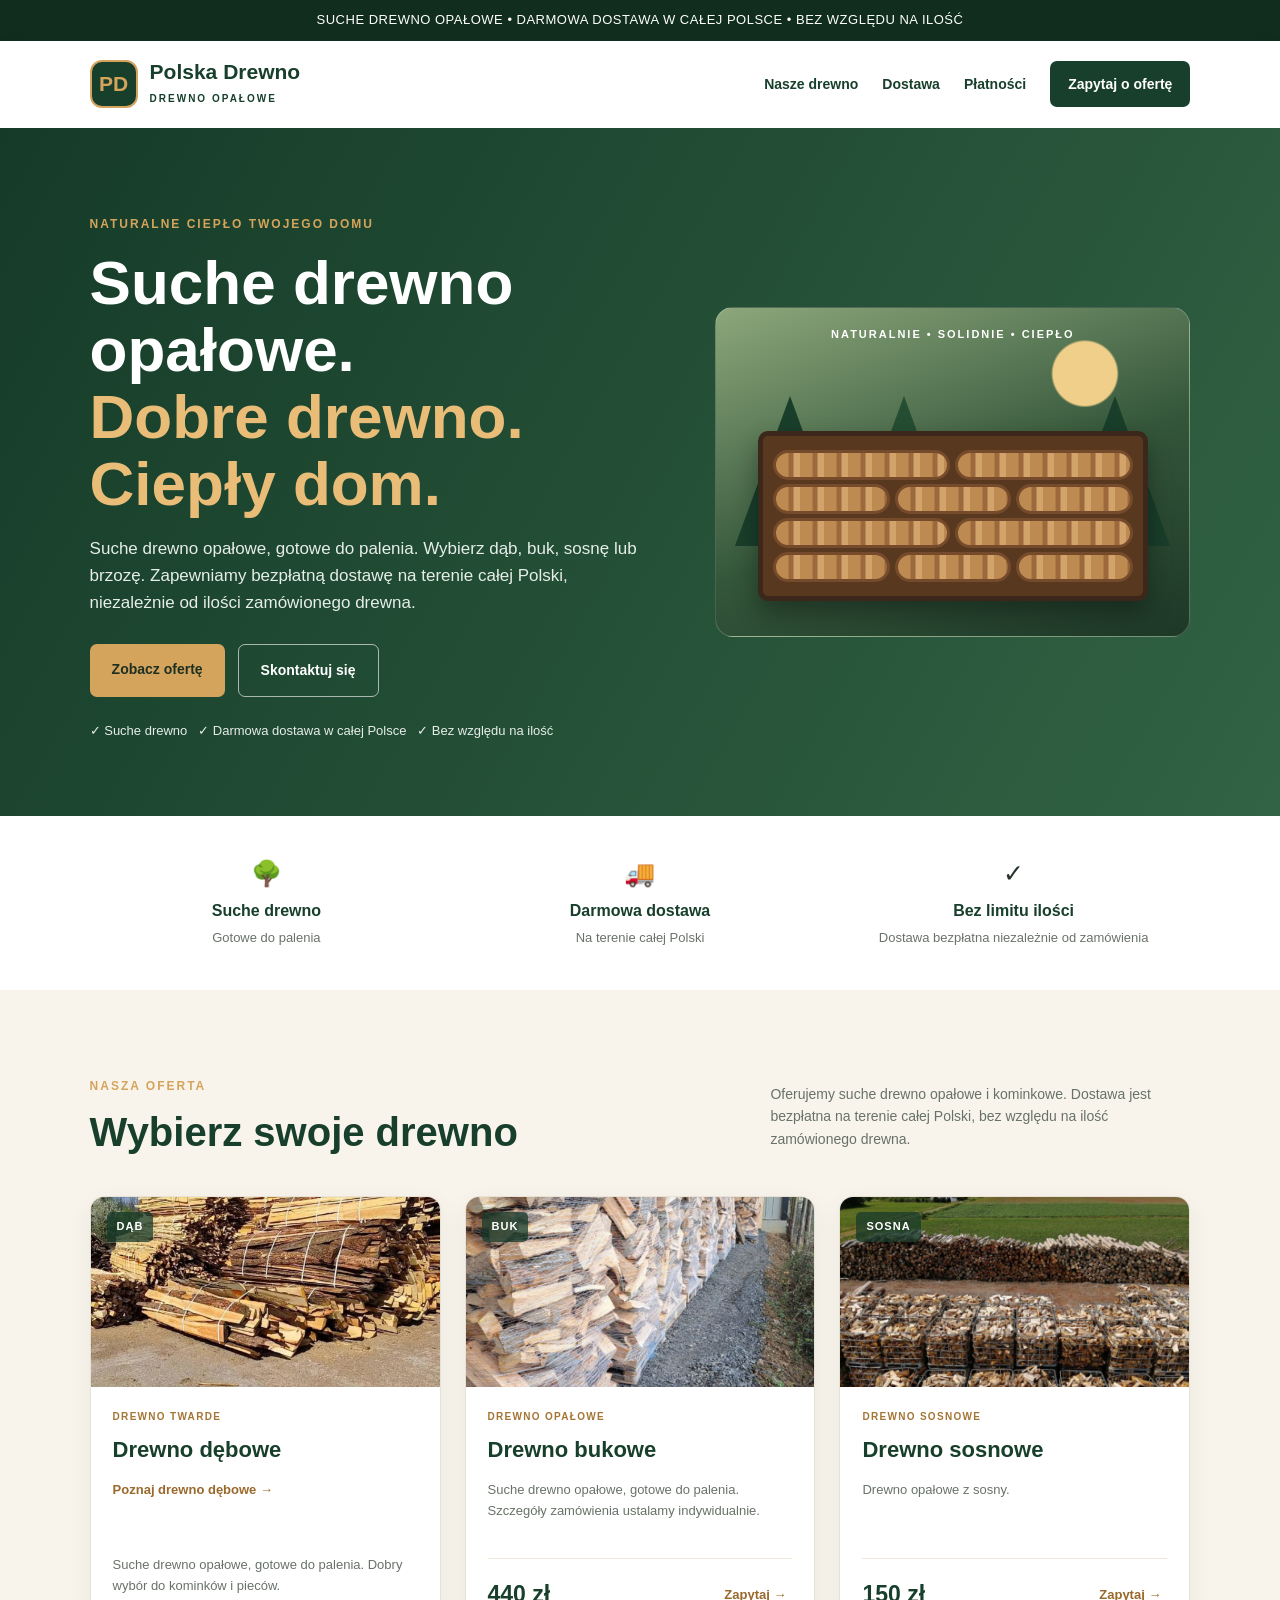
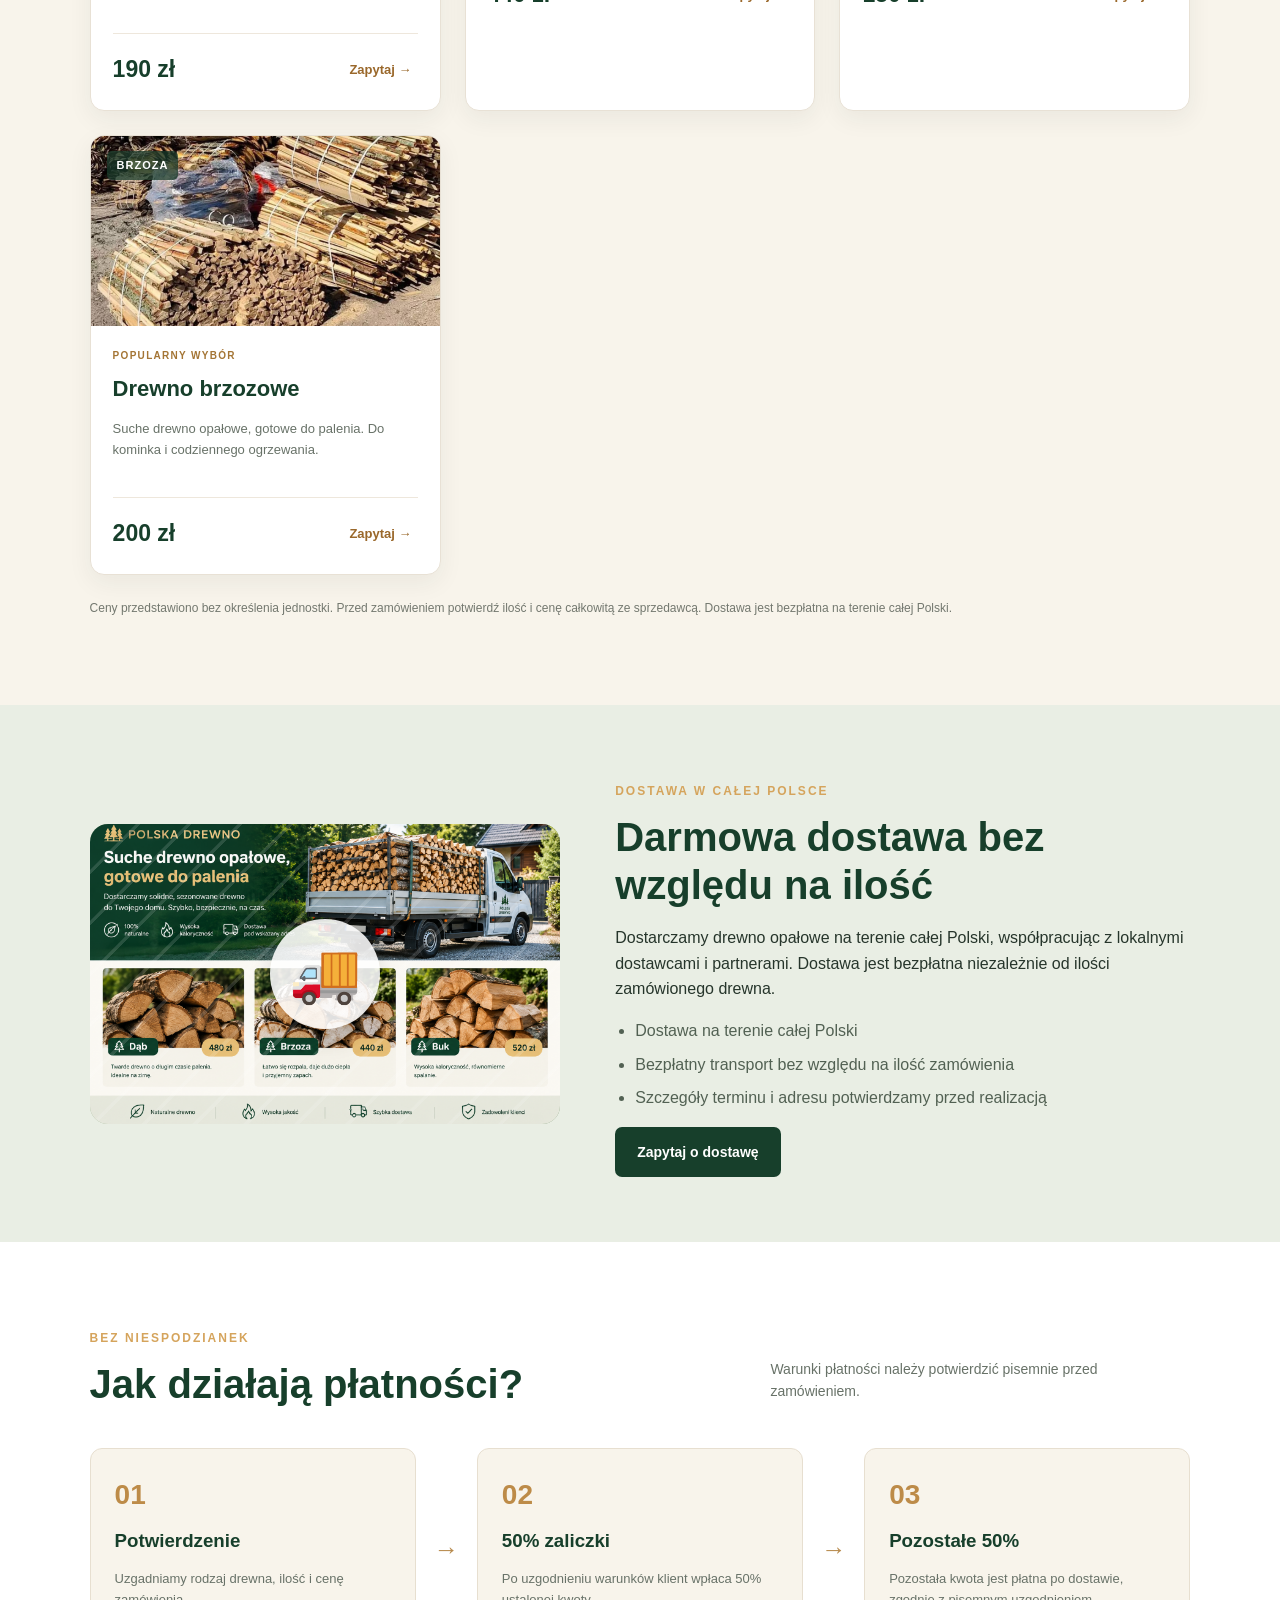
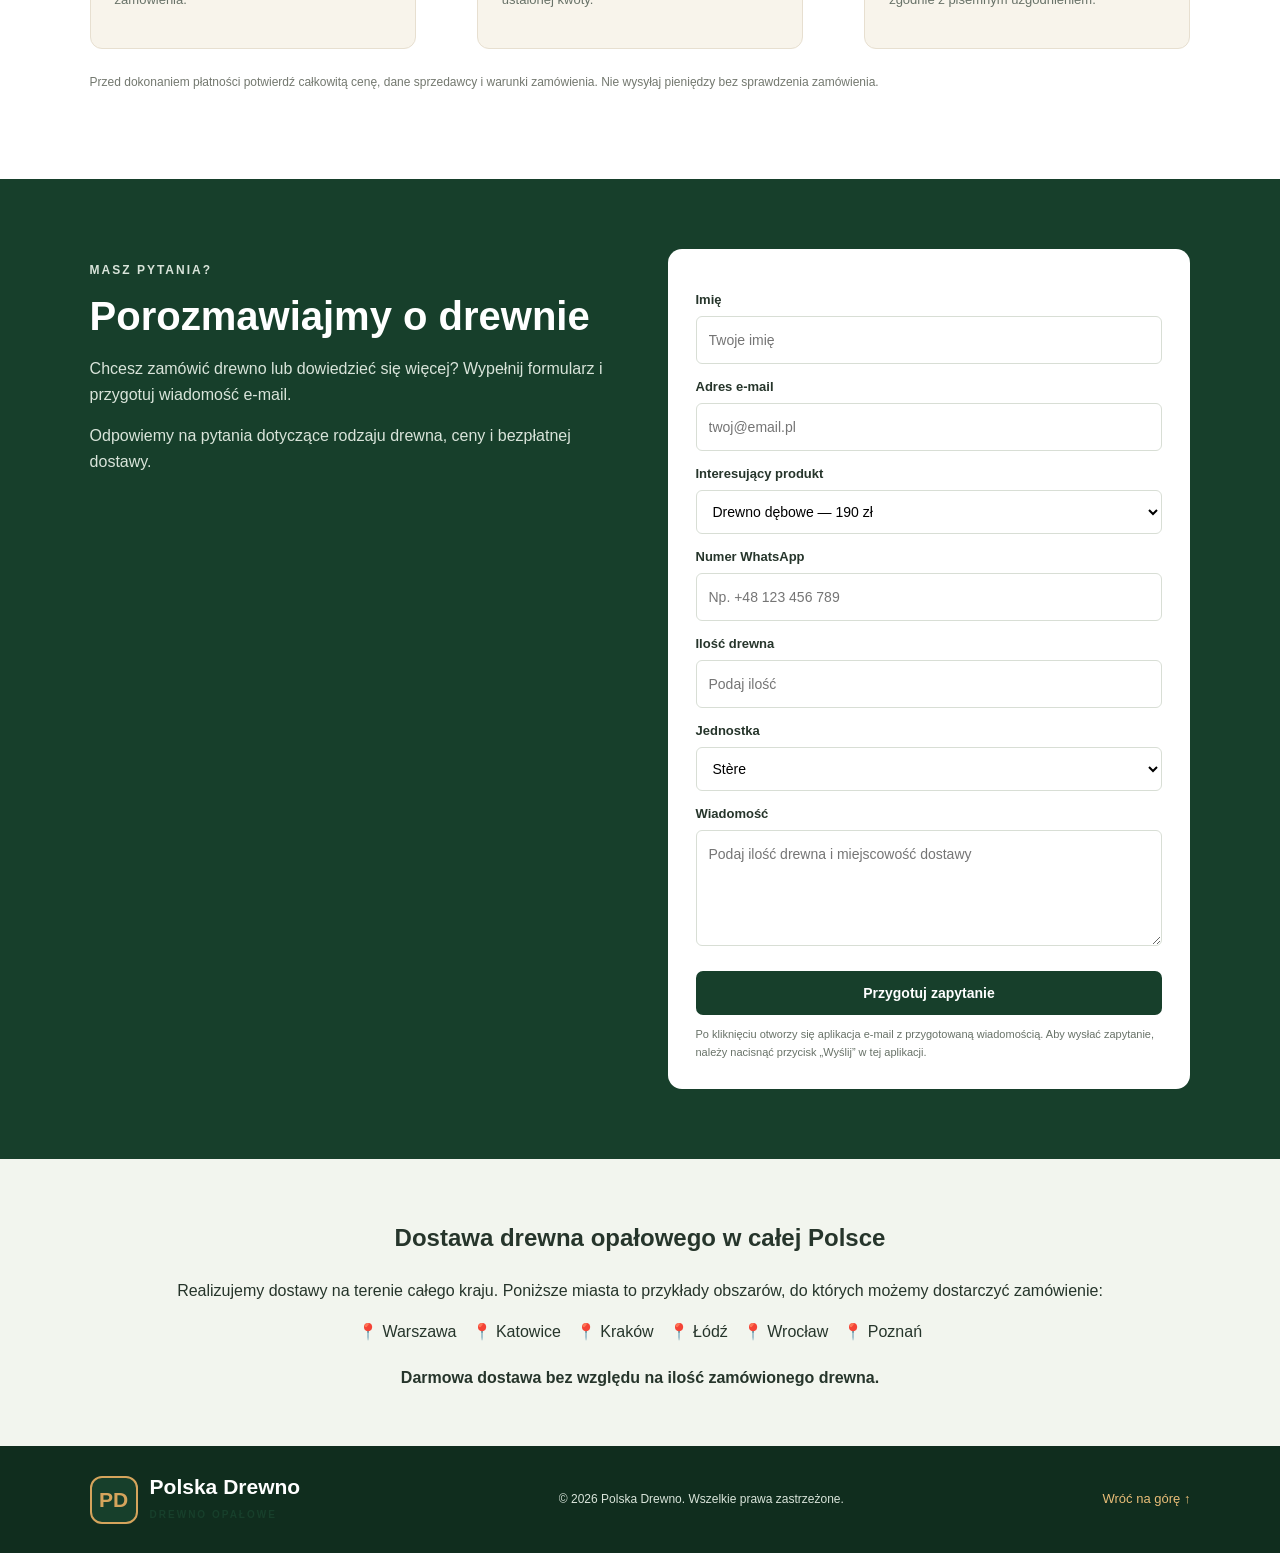
<file: index.html>
<!doctype html>
<html lang="pl">
<head>
<meta charset="utf-8">
<meta name="viewport" content="width=device-width, initial-scale=1">
<meta name="description" content="Drewno opałowe i kominkowe: dąb, buk, sosna i brzoza. Suche drewno gotowe do palenia oraz bezpłatna dostawa w całej Polsce, bez względu na ilość. Zapytaj Polska Drewno o ofertę.">
<meta name="robots" content="index,follow">
<link rel="canonical" href="https://polska-drewno.pages.dev/">
<meta name="google-site-verification" content="WZT2gy4KgN9A7Z9gXgxNOTmpGI8QKG6pBPHjE35Og3g">
<title>Suche drewno opałowe z dostawą | Polska Drewno</title>
<style>
:root{--green:#173f2b;--green2:#245b3c;--cream:#f8f4eb;--gold:#d5a45c;--text:#26352b;--white:#fff}
*{box-sizing:border-box}html{scroll-behavior:smooth}body{margin:0;font-family:Arial,Helvetica,sans-serif;background:var(--cream);color:var(--text);line-height:1.6}a{text-decoration:none}
.topline{background:#102d1e;color:#fff;text-align:center;padding:10px 12px;font-size:13px;letter-spacing:.5px}
header{background:#fff;display:flex;align-items:center;justify-content:space-between;padding:18px 7%;gap:20px;box-shadow:0 3px 15px #0000000c}
.brand{display:flex;align-items:center;gap:12px;color:var(--green)}.brand-mark{display:grid;place-items:center;width:48px;height:48px;background:var(--green);color:var(--gold);border-radius:12px;font-size:21px;font-weight:900;border:2px solid var(--gold)}.brand strong{display:block;font-size:21px;line-height:1.2}.brand small{font-size:10px;letter-spacing:2px;font-weight:bold}
nav{display:flex;align-items:center;gap:24px}nav a{color:var(--green);font-size:14px;font-weight:bold}.nav-cta{background:var(--green);color:#fff;padding:12px 18px;border-radius:7px}
.hero{background:linear-gradient(120deg,#153b28,#326344);color:#fff;padding:75px 7%;display:grid;grid-template-columns:1.1fr .9fr;align-items:center;gap:45px;overflow:hidden}
.eyebrow{color:var(--gold);font-size:12px;font-weight:bold;letter-spacing:2px;text-transform:uppercase}.hero h1{font-size:clamp(38px,5vw,62px);line-height:1.08;margin:16px 0}.hero h1 em{color:#e9bd78;font-style:normal}.hero-copy{max-width:560px;color:#e6eee7;font-size:17px}
.hero-actions{display:flex;flex-wrap:wrap;gap:13px;margin-top:28px}.button{display:inline-block;border:0;border-radius:7px;padding:14px 22px;font-size:14px;font-weight:bold;cursor:pointer}.button-light{background:var(--gold);color:#1d3022}.button-outline{border:1px solid #ffffff9c;color:#fff}.hero-note{margin-top:24px;font-size:13px;color:#e6eee7}
.hero-art{min-height:330px;border-radius:18px;background:radial-gradient(circle at 78% 20%,#f0cf8a 0 7%,transparent 7.5%),linear-gradient(160deg,#8ca77b,#34563a 55%,#1d3827);position:relative;overflow:hidden;display:flex;align-items:end;justify-content:center;padding:35px 18px;border:1px solid #ffffff30}
.tree{position:absolute;bottom:90px;width:0;height:0;border-left:55px solid transparent;border-right:55px solid transparent;border-bottom:150px solid #193e2a}.tree.one{left:4%}.tree.two{left:28%;border-bottom-color:#244d31}.tree.three{right:4%}
.woodpile{z-index:2;width:90%;max-width:390px;background:#593820;border:5px solid #3c281b;border-radius:10px;padding:10px;box-shadow:0 12px 25px #0005}.log-row{display:flex;justify-content:center;gap:5px;margin:4px 0}.log{height:30px;flex:1;border-radius:20px;border:3px solid #754b2c;background:repeating-linear-gradient(90deg,#bd8a52 0 12px,#9c693d 13px 17px,#d2a36b 18px 24px)}.art-label{position:absolute;top:18px;left:0;right:0;text-align:center;font-size:11px;font-weight:bold;letter-spacing:2px;color:#fff}
.benefits{background:#fff;padding:25px 7%;display:grid;grid-template-columns:repeat(3,1fr);gap:20px}.benefit{text-align:center;padding:12px}.benefit span{display:block;font-size:25px;margin-bottom:5px}.benefit strong{color:var(--green)}.benefit p{margin:4px 0;font-size:13px;color:#69736a}
.section{padding:75px 7%}.section-heading{display:flex;justify-content:space-between;align-items:end;gap:25px;margin-bottom:32px}.section-heading h2,.delivery-copy h2,.contact-copy h2{color:var(--green);font-size:clamp(28px,3.5vw,40px);line-height:1.2;margin:8px 0}.section-heading>p{max-width:420px;color:#687268;font-size:14px}
.product-grid{display:grid;grid-template-columns:repeat(3,1fr);gap:24px}.product-card{background:#fff;border-radius:14px;overflow:hidden;box-shadow:0 8px 25px #26352b10;border:1px solid #e8e1d5}.product-visual{height:190px;display:flex;align-items:center;justify-content:center;position:relative;overflow:hidden;background:linear-gradient(135deg,#d9b27e,#805332)}.product-visual img{width:100%;height:100%;object-fit:cover}.product-visual>span{position:absolute;top:15px;left:16px;color:#fff;background:#183b2bbd;padding:6px 10px;border-radius:5px;font-size:11px;letter-spacing:1px;font-weight:bold;z-index:1}
.product-body{padding:22px}.product-tag{font-size:10px;letter-spacing:1.3px;color:#a47535;font-weight:bold}.product-body h3{margin:7px 0;color:var(--green);font-size:22px}.product-body p{font-size:13px;color:#687268;min-height:62px}.product-bottom{border-top:1px solid #eee7dc;padding-top:17px;margin-top:16px;display:flex;align-items:center;justify-content:space-between;gap:8px;flex-wrap:wrap}.price{color:var(--green);font-size:23px;font-weight:900}.text-button{color:#9a682b;font-weight:bold;border:0;background:transparent;cursor:pointer;font-size:13px}
.fine-print{font-size:12px;color:#73786f;margin-top:24px}
.delivery-section{padding:65px 7%;background:#e9eee4;display:grid;grid-template-columns:.9fr 1.1fr;gap:55px;align-items:center}.delivery-art{min-height:300px;background:linear-gradient(145deg,#c2d2b5,#78966e);border-radius:18px;display:grid;place-items:center;position:relative;overflow:hidden}.delivery-art img{width:100%;height:100%;max-height:360px;object-fit:cover;position:absolute;inset:0}.delivery-circle{width:110px;height:110px;border-radius:50%;background:#ffffffdf;display:grid;place-items:center;font-size:58px;box-shadow:0 10px 25px #0002;z-index:1}.delivery-lines{position:absolute;inset:0;background:repeating-linear-gradient(135deg,transparent 0 32px,#ffffff22 33px 36px)}.delivery-copy ul{padding-left:20px;color:#526153}.delivery-copy li{margin:8px 0}.button-green{background:var(--green);color:#fff}
.payment-section{background:#fff}.payment-steps{display:grid;grid-template-columns:1fr auto 1fr auto 1fr;align-items:center;gap:18px}.payment-step{background:var(--cream);border:1px solid #e7dfd0;padding:24px;border-radius:12px;min-height:180px}.payment-step>span{font-size:28px;font-weight:900;color:#bd8b48}.payment-step h3{color:var(--green);margin:8px 0}.payment-step p{font-size:13px;color:#687268}.step-arrow{color:#b88b4e;font-size:25px}
.contact-section{background:#173f2b;color:#fff;padding:70px 7%;display:grid;grid-template-columns:1fr 1fr;gap:55px;align-items:start}.contact-copy h2{color:#fff}.contact-copy p{color:#d9e4da}.contact-form{background:#fff;color:var(--text);padding:28px;border-radius:14px}.contact-form label{display:block;font-size:13px;font-weight:bold;margin:13px 0 5px}.contact-form input,.contact-form select,.contact-form textarea{width:100%;border:1px solid #d8ded5;border-radius:6px;padding:12px;font:inherit;font-size:14px;background:#fff}.contact-form input:focus,.contact-form select:focus,.contact-form textarea:focus{outline:2px solid #9ab99e;border-color:var(--green)}.full-button{width:100%;margin-top:18px}.form-note{color:#687268;font-size:11px;margin-bottom:0}
footer{background:#102d1e;color:#d9e4da;padding:28px 7%;display:flex;justify-content:space-between;align-items:center;gap:20px;flex-wrap:wrap}footer p{font-size:12px}footer>a:last-child{color:#e9bd78;font-size:13px}.menu-toggle{display:none;background:var(--green);color:#fff;border:0;border-radius:5px;padding:8px 12px;font-size:20px}
@media(max-width:850px){header{padding:15px 5%;flex-wrap:wrap}.menu-toggle{display:block}nav{display:none;width:100%;flex-direction:column;align-items:stretch;gap:0}nav.open{display:flex}nav a{padding:12px;border-top:1px solid #eee}.hero{grid-template-columns:1fr;padding:55px 6%}.hero-art{min-height:260px}.section{padding:55px 6%}.section-heading{display:block}.product-grid{grid-template-columns:1fr}.product-body p{min-height:auto}.delivery-section{grid-template-columns:1fr;padding:50px 6%;gap:30px}.payment-steps{grid-template-columns:1fr}.step-arrow{text-align:center;transform:rotate(90deg)}.contact-section{grid-template-columns:1fr;padding:50px 6%;gap:25px}.benefits{padding:20px 5%;gap:5px}.benefit{padding:8px 3px}.benefit strong{font-size:12px}.benefit p{font-size:11px}footer{padding:25px 6%}}
@media(max-width:420px){.brand strong{font-size:18px}.hero h1{font-size:39px}.hero-note{line-height:2}.contact-form{padding:20px}}
</style>
<meta property="og:type" content="website">
<meta property="og:title" content="Polska Drewno – Suche drewno opałowe">
<meta property="og:description" content="Dobre drewno. Ciepły dom. Suche drewno opałowe z darmową dostawą na terenie całej Polski.">
<meta property="og:url" content="https://polska-drewno.pages.dev/">
<meta property="og:locale" content="pl_PL">
<meta name="twitter:card" content="summary_large_image">
<meta name="twitter:title" content="Polska Drewno – suche drewno opałowe z dostawą">
<meta name="twitter:description" content="Dąb, buk, sosna i brzoza. Bezpłatna dostawa na terenie całej Polski.">
<meta property="og:image" content="https://polska-drewno.pages.dev/drewno-zdjecie-1.jpg">
<script type="application/ld+json">
{
  "@context": "https://schema.org",
  "@type": "Organization",
  "name": "Polska Drewno",
  "url": "https://polska-drewno.pages.dev/",
  "email": "chevelardi@gmail.com",
  "description": "Suche drewno opałowe i kominkowe: dąb, buk, sosna i brzoza. Bezpłatna dostawa na terenie całej Polski.",
  "areaServed": {
    "@type": "Country",
    "name": "Polska"
  }
}
</script>
</head>
<body>
<div class="topline">SUCHE DREWNO OPAŁOWE • DARMOWA DOSTAWA W CAŁEJ POLSCE • BEZ WZGLĘDU NA ILOŚĆ</div>
<header>
<a class="brand" href="#home" aria-label="Polska Drewno — strona główna"><span class="brand-mark">PD</span><span><strong>Polska Drewno</strong><small>DREWNO OPAŁOWE</small></span></a>
<button class="menu-toggle" id="menuToggle" aria-label="Otwórz menu">☰</button>
<nav id="nav"><a href="#produkty">Nasze drewno</a><a href="#dostawa">Dostawa</a><a href="#platnosci">Płatności</a><a href="#kontakt" class="nav-cta">Zapytaj o ofertę</a></nav>
</header>
<main>
<section class="hero" id="home">
<div class="hero-content"><p class="eyebrow">NATURALNE CIEPŁO TWOJEGO DOMU</p><h1>Suche drewno opałowe.<br><em>Dobre drewno. Ciepły dom.</em></h1>
<p class="hero-copy">Suche drewno opałowe, gotowe do palenia. Wybierz dąb, buk, sosnę lub brzozę. Zapewniamy bezpłatną dostawę na terenie całej Polski, niezależnie od ilości zamówionego drewna.</p>
<div class="hero-actions"><a class="button button-light" href="#produkty">Zobacz ofertę</a><a class="button button-outline" href="#kontakt">Skontaktuj się</a></div>
<div class="hero-note">✓ Suche drewno &nbsp; ✓ Darmowa dostawa w całej Polsce &nbsp; ✓ Bez względu na ilość</div></div>
<div class="hero-art" role="img" aria-label="Ilustracja drewna opałowego"><div class="tree one"></div><div class="tree two"></div><div class="tree three"></div><div class="woodpile"><div class="log-row"><div class="log"></div><div class="log"></div></div><div class="log-row"><div class="log"></div><div class="log"></div><div class="log"></div></div><div class="log-row"><div class="log"></div><div class="log"></div></div><div class="log-row"><div class="log"></div><div class="log"></div><div class="log"></div></div></div><div class="art-label">NATURALNIE • SOLIDNIE • CIEPŁO</div></div>
</section>
<section class="benefits" aria-label="Nasze atuty"><div class="benefit"><span>🌳</span><strong>Suche drewno</strong><p>Gotowe do palenia</p></div><div class="benefit"><span>🚚</span><strong>Darmowa dostawa</strong><p>Na terenie całej Polski</p></div><div class="benefit"><span>✓</span><strong>Bez limitu ilości</strong><p>Dostawa bezpłatna niezależnie od zamówienia</p></div></section>
<section class="section products-section" id="produkty">
<div class="section-heading"><div><p class="eyebrow">NASZA OFERTA</p><h2>Wybierz swoje drewno</h2></div><p>Oferujemy suche drewno opałowe i kominkowe. Dostawa jest bezpłatna na terenie całej Polski, bez względu na ilość zamówionego drewna.</p></div>
<div class="product-grid">

<article class="product-card"><div class="product-visual"><span>DĄB</span><img src="drewno-zdjecie-1.jpg" alt="Drewno dębowe opałowe"></div><div class="product-body"><div class="product-tag">DREWNO TWARDE</div><h3>Drewno dębowe</h3><p><a class="text-button" href="drewno-debowe.html">Poznaj drewno dębowe →</a></p><p>Suche drewno opałowe, gotowe do palenia. Dobry wybór do kominków i pieców.</p><div class="product-bottom"><span class="price">190 zł</span><button class="text-button" data-product="Drewno dębowe">Zapytaj →</button></div></div></article>
<article class="product-card"><div class="product-visual"><span>BUK</span><img src="buches-sous-abri.jpg" alt="Drewno bukowe opałowe"></div><div class="product-body"><div class="product-tag">DREWNO OPAŁOWE</div><h3>Drewno bukowe</h3><p>Suche drewno opałowe, gotowe do palenia. Szczegóły zamówienia ustalamy indywidualnie.</p><div class="product-bottom"><span class="price">440 zł</span><button class="text-button" data-product="Drewno bukowe">Zapytaj →</button></div></div></article>
<article class="product-card"><div class="product-visual"><span>SOSNA</span><img src="bois-de-chauffage-caisses.jpg" alt="Drewno sosnowe opałowe"></div><div class="product-body"><div class="product-tag">DREWNO SOSNOWE</div><h3>Drewno sosnowe</h3><p>Drewno opałowe z sosny.</p><div class="product-bottom"><span class="price">150 zł</span><button class="text-button" data-product="Drewno sosnowe">Zapytaj →</button></div></div></article>
<article class="product-card"><div class="product-visual"><span>BRZOZA</span><img src="drewno-zdjecie-2.jpg" alt="Drewno brzozowe opałowe"></div><div class="product-body"><div class="product-tag">POPULARNY WYBÓR</div><h3>Drewno brzozowe</h3><p>Suche drewno opałowe, gotowe do palenia. Do kominka i codziennego ogrzewania.</p><div class="product-bottom"><span class="price">200 zł</span><button class="text-button" data-product="Drewno brzozowe">Zapytaj →</button></div></div></article>
</div>
<p class="fine-print">Ceny przedstawiono bez określenia jednostki. Przed zamówieniem potwierdź ilość i cenę całkowitą ze sprzedawcą. Dostawa jest bezpłatna na terenie całej Polski.</p>
</section>

<section class="delivery-section" id="dostawa">
<div class="delivery-art"><img src="file_00000000699881f4b143f9b1aef7e5e6.png" alt="Dostawa drewna opałowego"><div class="delivery-circle">🚚</div><div class="delivery-lines"></div></div>
<div class="delivery-copy"><p class="eyebrow">DOSTAWA W CAŁEJ POLSCE</p><h2>Darmowa dostawa bez względu na ilość</h2><p>Dostarczamy drewno opałowe na terenie całej Polski, współpracując z lokalnymi dostawcami i partnerami. Dostawa jest bezpłatna niezależnie od ilości zamówionego drewna.</p><ul><li>Dostawa na terenie całej Polski</li><li>Bezpłatny transport bez względu na ilość zamówienia</li><li>Szczegóły terminu i adresu potwierdzamy przed realizacją</li></ul><a href="#kontakt" class="button button-green">Zapytaj o dostawę</a></div>
</section>
<section class="section payment-section" id="platnosci"><div class="section-heading"><div><p class="eyebrow">BEZ NIESPODZIANEK</p><h2>Jak działają płatności?</h2></div><p>Warunki płatności należy potwierdzić pisemnie przed zamówieniem.</p></div>
<div class="payment-steps"><div class="payment-step"><span>01</span><h3>Potwierdzenie</h3><p>Uzgadniamy rodzaj drewna, ilość i cenę zamówienia.</p></div><div class="step-arrow">→</div><div class="payment-step"><span>02</span><h3>50% zaliczki</h3><p>Po uzgodnieniu warunków klient wpłaca 50% ustalonej kwoty.</p></div><div class="step-arrow">→</div><div class="payment-step"><span>03</span><h3>Pozostałe 50%</h3><p>Pozostała kwota jest płatna po dostawie, zgodnie z pisemnym uzgodnieniem.</p></div></div>
<p class="fine-print">Przed dokonaniem płatności potwierdź całkowitą cenę, dane sprzedawcy i warunki zamówienia. Nie wysyłaj pieniędzy bez sprawdzenia zamówienia.</p></section>
<section class="contact-section" id="kontakt"><div class="contact-copy"><p class="eyebrow">MASZ PYTANIA?</p><h2>Porozmawiajmy o drewnie</h2><p>Chcesz zamówić drewno lub dowiedzieć się więcej? Wypełnij formularz i przygotuj wiadomość e-mail.</p><p>Odpowiemy na pytania dotyczące rodzaju drewna, ceny i bezpłatnej dostawy.</p></div>
<form class="contact-form" id="contactForm">
<label for="name">Imię</label><input id="name" name="name" required placeholder="Twoje imię">
<label for="email">Adres e-mail</label><input id="email" name="email" type="email" required placeholder="twoj@email.pl">
<label for="product">Interesujący produkt</label><select id="product" name="product">
<option value="Drewno dębowe">Drewno dębowe — 190 zł</option><option value="Drewno bukowe">Drewno bukowe — 440 zł</option><option value="Drewno sosnowe">Drewno sosnowe — 150 zł</option><option value="Drewno brzozowe">Drewno brzozowe — 200 zł</option><option value="Inne / nie wiem jeszcze">Inne / nie wiem jeszcze</option></select>
<label for="whatsapp">Numer WhatsApp</label><input id="whatsapp" name="whatsapp" type="tel" required placeholder="Np. +48 123 456 789">
<label for="quantity">Ilość drewna</label><input id="quantity" name="quantity" type="number" min="1" step="0.5" required placeholder="Podaj ilość">
<label for="unit">Jednostka</label><select id="unit" name="unit" required><option value="Stère">Stère</option><option value="m³">m³</option></select>
<label for="message">Wiadomość</label><textarea id="message" name="message" rows="4" required placeholder="Podaj ilość drewna i miejscowość dostawy"></textarea>
<button class="button button-green full-button" type="submit">Przygotuj zapytanie</button><p class="form-note">Po kliknięciu otworzy się aplikacja e-mail z przygotowaną wiadomością. Aby wysłać zapytanie, należy nacisnąć przycisk „Wyślij” w tej aplikacji.</p>
</form></section>
<section id="punkty" style="padding:40px 20px;text-align:center;background:#f2f5ee"><h2>Dostawa drewna opałowego w całej Polsce</h2><p>Realizujemy dostawy na terenie całego kraju. Poniższe miasta to przykłady obszarów, do których możemy dostarczyć zamówienie:</p><div style="display:flex;flex-wrap:wrap;justify-content:center;gap:15px"><div>📍 Warszawa</div><div>📍 Katowice</div><div>📍 Kraków</div><div>📍 Łódź</div><div>📍 Wrocław</div><div>📍 Poznań</div></div><p style="margin-top:20px"><strong>Darmowa dostawa bez względu na ilość zamówionego drewna.</strong></p></section>
</main>
<footer><a class="brand footer-brand" href="#home"><span class="brand-mark">PD</span><span><strong style="color:white">Polska Drewno</strong><small>DREWNO OPAŁOWE</small></span></a><p>© <span id="year"></span> Polska Drewno. Wszelkie prawa zastrzeżone.</p><a href="#home">Wróć na górę ↑</a></footer>
<script src="script.js"></script>
</body>
</html>
</file>
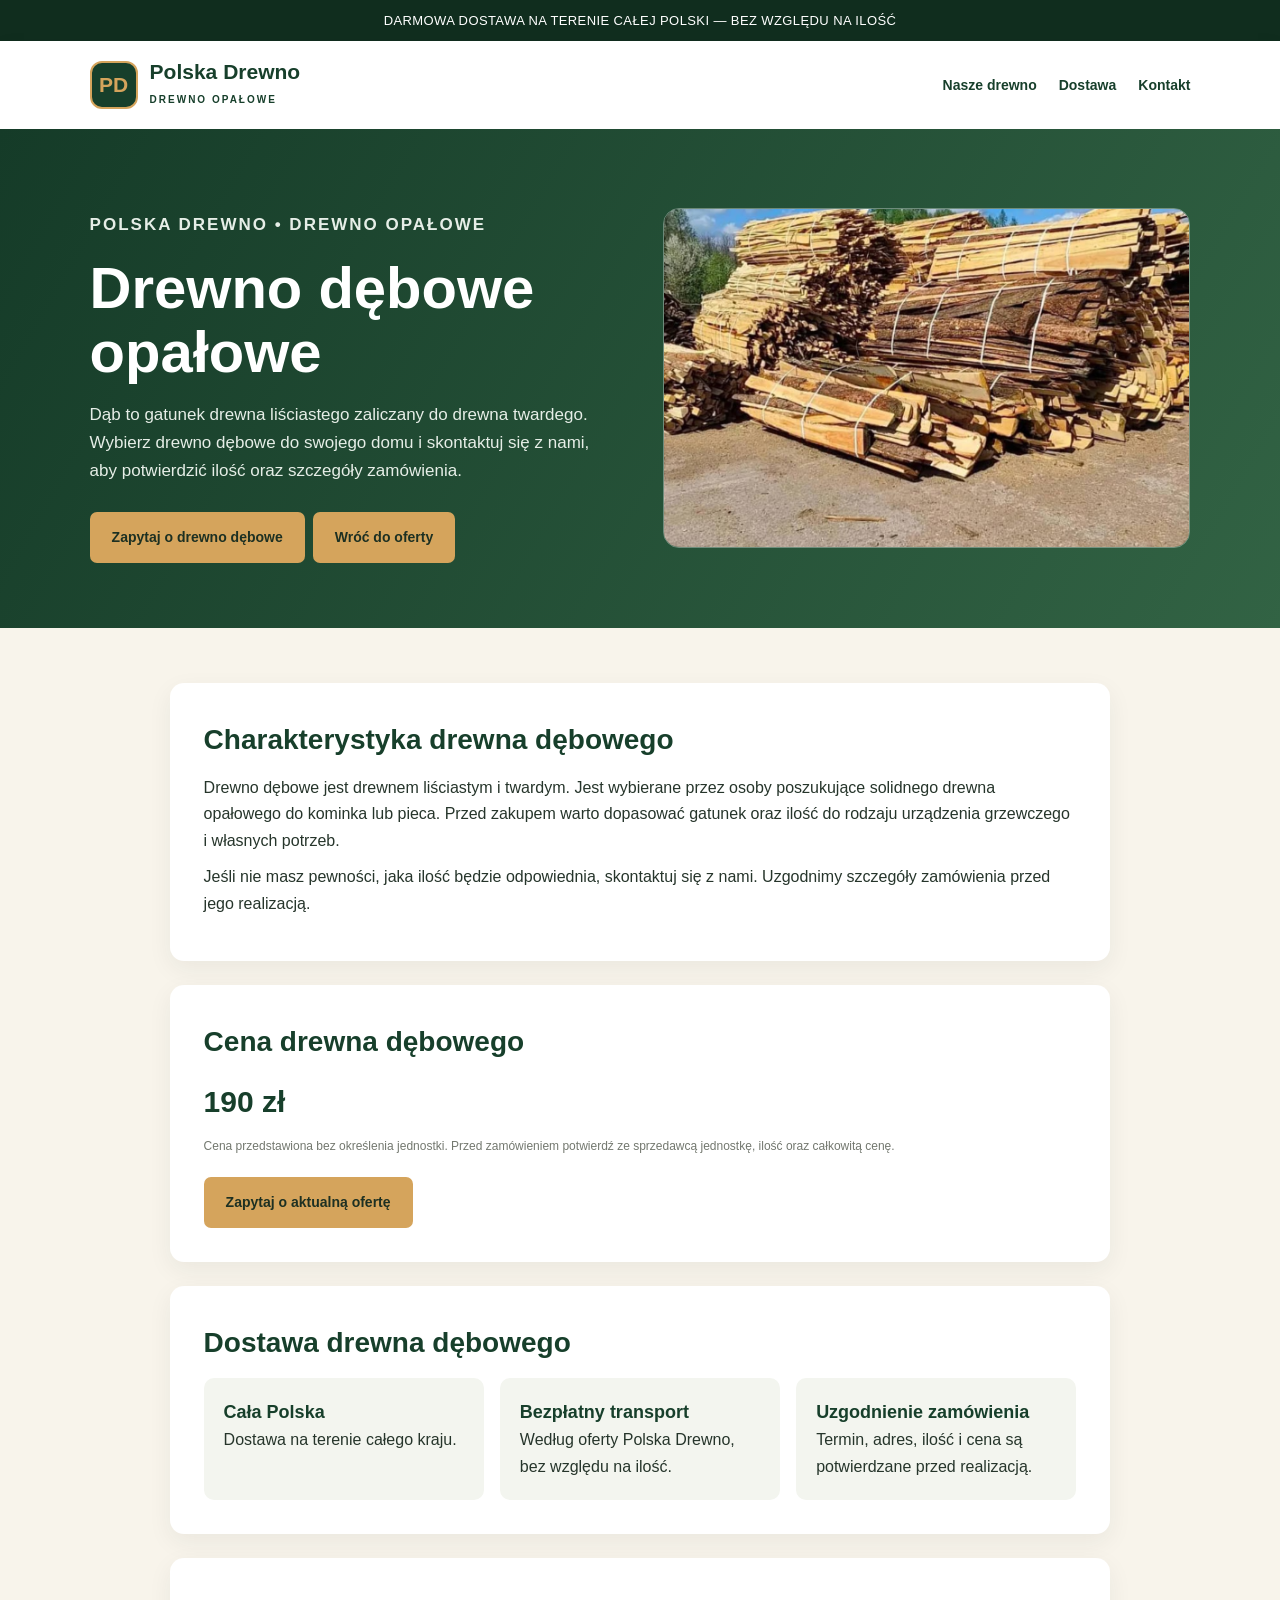
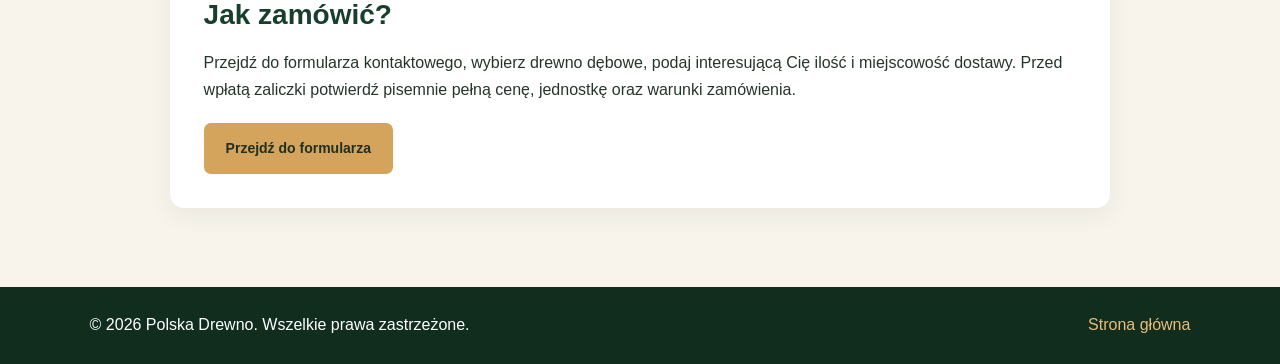
<file: drewno-debowe.html>
<!doctype html>
<html lang="pl">
<head>
<meta charset="utf-8">
<meta name="viewport" content="width=device-width, initial-scale=1">
<meta name="description" content="Poznaj drewno dębowe opałowe od Polska Drewno. Sprawdź podstawowe informacje, cenę 190 zł i zapytaj o bezpłatną dostawę na terenie całej Polski.">
<meta name="robots" content="index,follow">
<title>Drewno dębowe opałowe – cena i dostawa | Polska Drewno</title>
<link rel="canonical" href="https://polska-drewno.pages.dev/drewno-debowe.html">
<meta property="og:type" content="product">
<meta property="og:title" content="Drewno dębowe opałowe | Polska Drewno">
<meta property="og:description" content="Drewno dębowe opałowe. Cena 190 zł. Bezpłatna dostawa na terenie całej Polski.">
<meta property="og:url" content="https://polska-drewno.pages.dev/drewno-debowe.html">
<meta property="og:locale" content="pl_PL">
<meta property="og:image" content="https://polska-drewno.pages.dev/drewno-zdjecie-1.jpg">
<style>
:root{--green:#173f2b;--green2:#245b3c;--cream:#f8f4eb;--gold:#d5a45c;--text:#26352b}
*{box-sizing:border-box}body{margin:0;font-family:Arial,Helvetica,sans-serif;background:var(--cream);color:var(--text);line-height:1.65}a{text-decoration:none}
.topline{background:#102d1e;color:#fff;text-align:center;padding:10px 12px;font-size:13px;letter-spacing:.4px}
header{background:#fff;display:flex;align-items:center;justify-content:space-between;padding:18px 7%;gap:20px;box-shadow:0 3px 15px #0000000c}
.brand{display:flex;align-items:center;gap:12px;color:var(--green)}.brand-mark{display:grid;place-items:center;width:48px;height:48px;background:var(--green);color:var(--gold);border-radius:12px;font-size:21px;font-weight:900;border:2px solid var(--gold)}.brand strong{display:block;font-size:21px;line-height:1.2}.brand small{font-size:10px;letter-spacing:2px;font-weight:bold}
nav{display:flex;gap:22px;align-items:center}nav a{color:var(--green);font-size:14px;font-weight:bold}
.hero{background:linear-gradient(120deg,#153b28,#326344);color:#fff;padding:65px 7%;display:grid;grid-template-columns:1fr 1fr;align-items:center;gap:45px}
.eyebrow{color:var(--gold);font-size:12px;font-weight:bold;letter-spacing:2px;text-transform:uppercase}.hero h1{font-size:clamp(36px,5vw,58px);line-height:1.1;margin:14px 0}.hero h1 em{color:#e9bd78;font-style:normal}.hero p{color:#e6eee7;font-size:17px;max-width:570px}
.hero img{width:100%;height:340px;object-fit:cover;border-radius:16px;border:1px solid #ffffff55}.button{display:inline-block;border-radius:7px;padding:14px 22px;font-size:14px;font-weight:bold;background:var(--gold);color:#1d3022;margin:10px 8px 0 0}
main{max-width:1120px;margin:auto;padding:55px 7%}.content{background:#fff;padding:34px;border-radius:14px;box-shadow:0 8px 25px #26352b10;margin-bottom:24px}.content h2{color:var(--green);font-size:28px;margin:0 0 12px}.content p{margin:10px 0}.facts{display:grid;grid-template-columns:repeat(3,1fr);gap:16px}.fact{background:#f3f5ef;border-radius:10px;padding:20px}.fact strong{display:block;color:var(--green);font-size:18px}.price{font-size:30px;color:var(--green);font-weight:900}.note{font-size:12px;color:#73786f}
footer{background:#102d1e;color:#fff;padding:25px 7%;display:flex;justify-content:space-between;gap:15px;flex-wrap:wrap}footer a{color:#e9bd78}
@media(max-width:700px){header{align-items:flex-start;flex-direction:column}nav{flex-wrap:wrap;gap:13px}.hero{grid-template-columns:1fr;padding:45px 7%;gap:25px}.hero img{height:240px}.facts{grid-template-columns:1fr}.content{padding:24px}main{padding:35px 5%}}
</style>
</head>
<body>
<div class="topline">DARMOWA DOSTAWA NA TERENIE CAŁEJ POLSKI — BEZ WZGLĘDU NA ILOŚĆ</div>
<header>
<a class="brand" href="index.html"><span class="brand-mark">PD</span><span><strong>Polska Drewno</strong><small>DREWNO OPAŁOWE</small></span></a>
<nav><a href="index.html#produkty">Nasze drewno</a><a href="index.html#dostawa">Dostawa</a><a href="index.html#kontakt">Kontakt</a></nav>
</header>
<section class="hero">
<div><p class="eyebrow">POLSKA DREWNO • DREWNO OPAŁOWE</p><h1>Drewno dębowe opałowe</h1><p>Dąb to gatunek drewna liściastego zaliczany do drewna twardego. Wybierz drewno dębowe do swojego domu i skontaktuj się z nami, aby potwierdzić ilość oraz szczegóły zamówienia.</p><a class="button" href="index.html#kontakt">Zapytaj o drewno dębowe</a><a class="button" href="index.html#produkty">Wróć do oferty</a></div>
<img src="drewno-zdjecie-1.jpg" alt="Drewno dębowe opałowe – Polska Drewno">
</section>
<main>
<section class="content"><h2>Charakterystyka drewna dębowego</h2><p>Drewno dębowe jest drewnem liściastym i twardym. Jest wybierane przez osoby poszukujące solidnego drewna opałowego do kominka lub pieca. Przed zakupem warto dopasować gatunek oraz ilość do rodzaju urządzenia grzewczego i własnych potrzeb.</p><p>Jeśli nie masz pewności, jaka ilość będzie odpowiednia, skontaktuj się z nami. Uzgodnimy szczegóły zamówienia przed jego realizacją.</p></section>
<section class="content"><h2>Cena drewna dębowego</h2><p class="price">190 zł</p><p class="note">Cena przedstawiona bez określenia jednostki. Przed zamówieniem potwierdź ze sprzedawcą jednostkę, ilość oraz całkowitą cenę.</p><a class="button" href="index.html#kontakt">Zapytaj o aktualną ofertę</a></section>
<section class="content"><h2>Dostawa drewna dębowego</h2><div class="facts"><div class="fact"><strong>Cała Polska</strong> Dostawa na terenie całego kraju.</div><div class="fact"><strong>Bezpłatny transport</strong> Według oferty Polska Drewno, bez względu na ilość.</div><div class="fact"><strong>Uzgodnienie zamówienia</strong> Termin, adres, ilość i cena są potwierdzane przed realizacją.</div></div></section>
<section class="content"><h2>Jak zamówić?</h2><p>Przejdź do formularza kontaktowego, wybierz drewno dębowe, podaj interesującą Cię ilość i miejscowość dostawy. Przed wpłatą zaliczki potwierdź pisemnie pełną cenę, jednostkę oraz warunki zamówienia.</p><a class="button" href="index.html#kontakt">Przejdź do formularza</a></section>
</main>
<footer><span>© <span id="year"></span> Polska Drewno. Wszelkie prawa zastrzeżone.</span><a href="index.html">Strona główna</a></footer>
<script>document.getElementById('year').textContent=new Date().getFullYear();</script>
</body>
</html>
</file>
